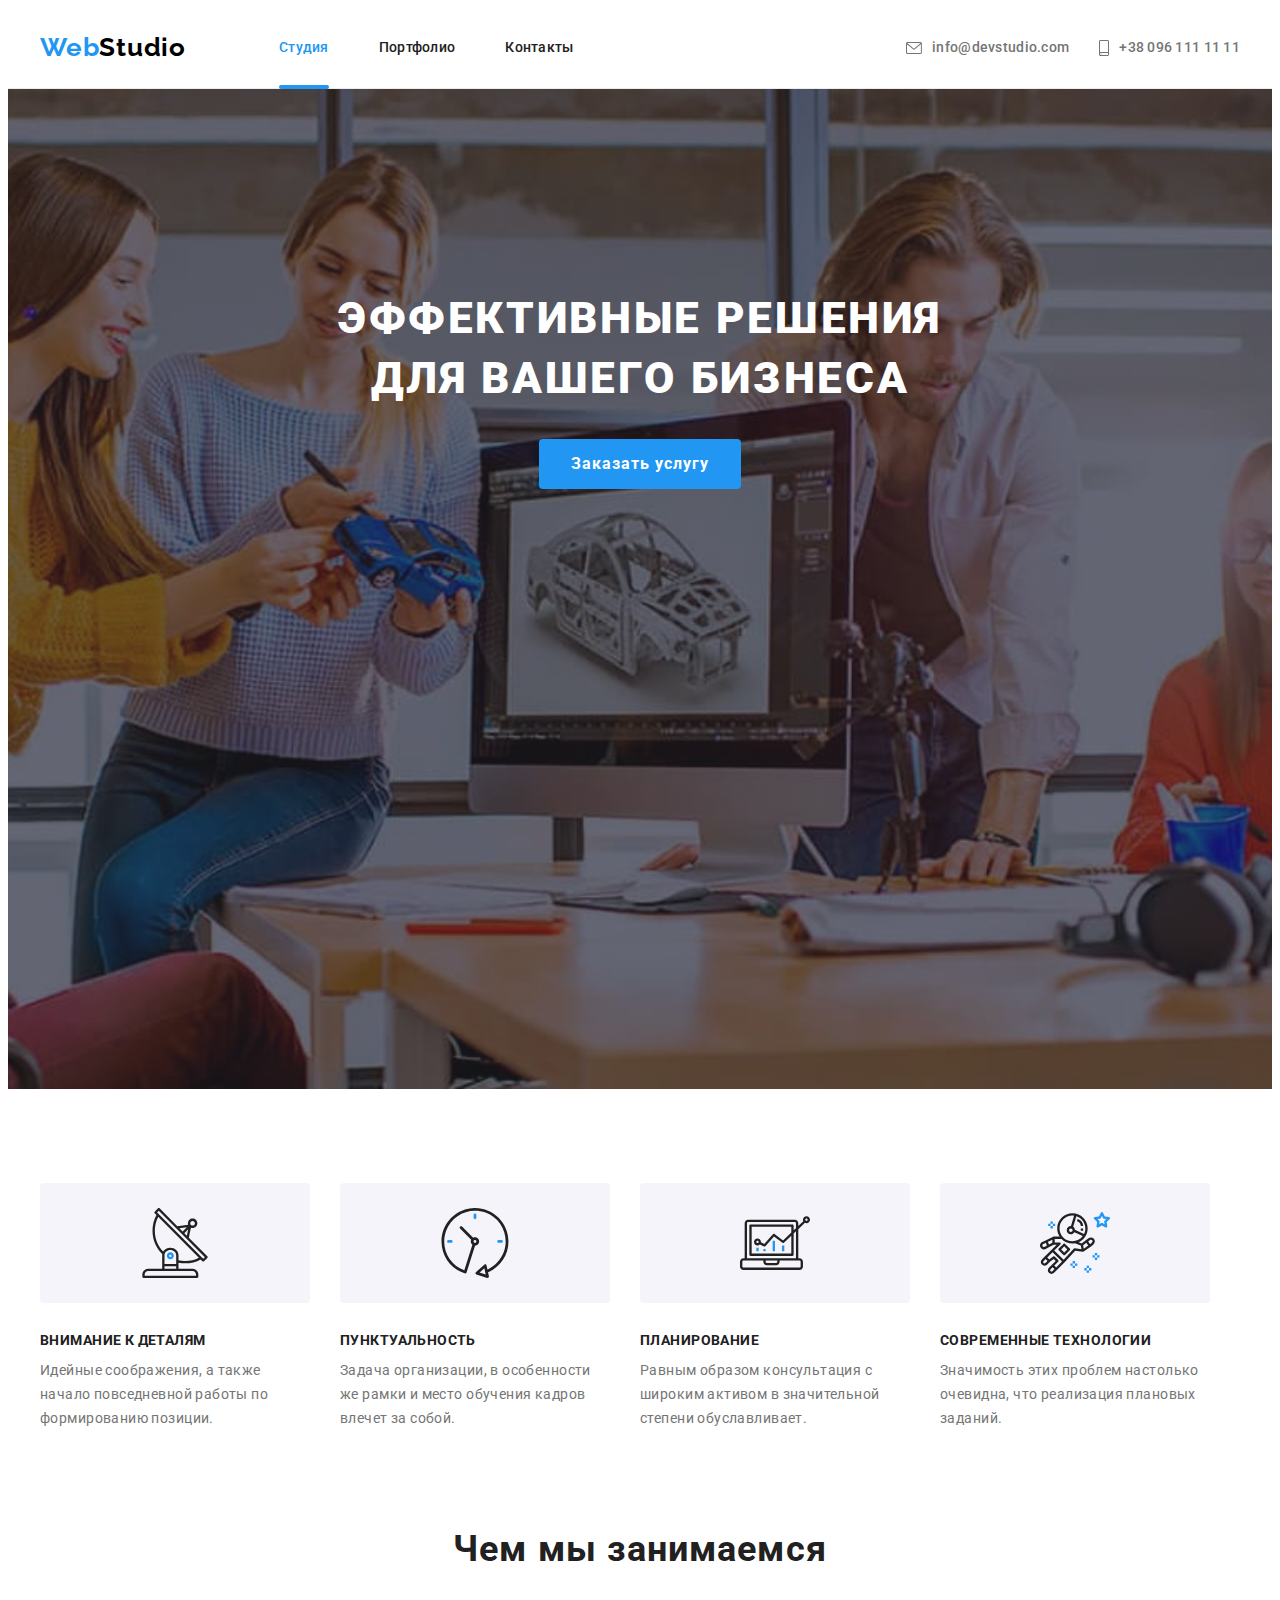
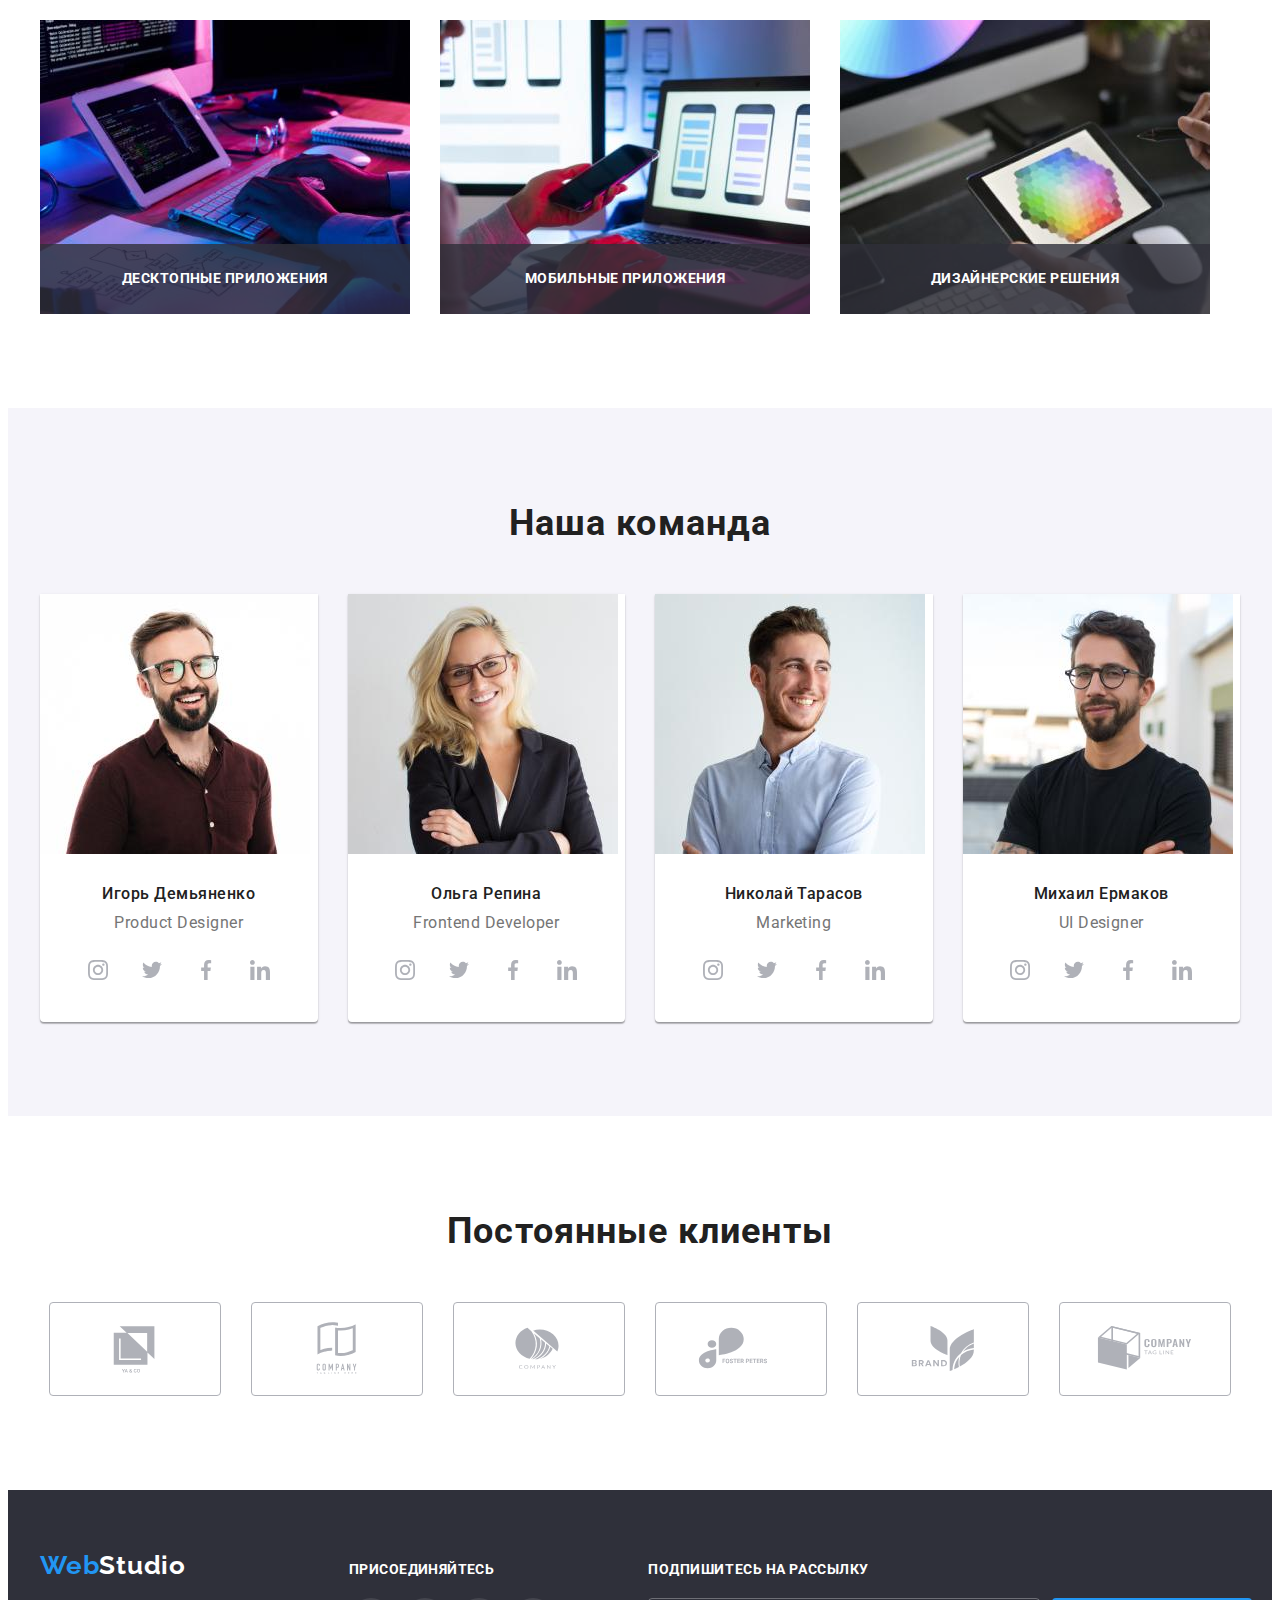
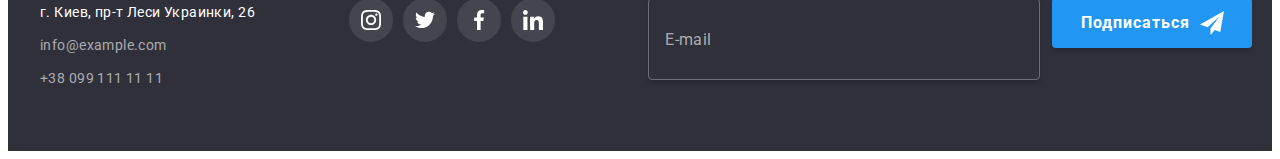
<file: index.html>
<!doctype html>
<html lang="ru">
<head>
    <meta charset="UTF-8">
    <meta http-equiv="X-UA-Compatible" content="IE=edge">
    <meta name="viewport" content="width=device-width, initial-scale=1.0">
    <title>Студия</title>
    <link rel="preconnect" href="https://fonts.googleapis.com">
    <link rel="preconnect" href="https://fonts.gstatic.com" crossorigin>
    <link href="https://fonts.googleapis.com/css2?family=Raleway:wght@700&family=Roboto:wght@400;500;700;900&display=swap"
        rel="stylesheet">
    <link rel="stylesheet" href="https://cdnjs.cloudflare.com/ajax/libs/modern-normalize/1.1.0/modern-normalize.min.css"
        integrity="sha512-wpPYUAdjBVSE4KJnH1VR1HeZfpl1ub8YT/NKx4PuQ5NmX2tKuGu6U/JRp5y+Y8XG2tV+wKQpNHVUX03MfMFn9Q=="
        crossorigin="anonymous" referrerpolicy="no-referrer" />
    <link rel="stylesheet" href="./css/main.min.css">
</head>
<body>
    <header class="header">
        <div class="container header__container">
            <nav class="header__navigation navigation">
                <a class="link navigation__logo logo" href="./">Web<span class="logo__text-change">Studio</span></a>
                <ul class="list navigation__list site-nav">
                    <li class="site-nav__item"><a class="link site-nav__link site-nav__link--current" href="">Студия</a></li>
                    <li class="site-nav__item"><a class="link site-nav__link" href="./portfolio.html">Портфолио</a></li>
                    <li class="site-nav__item"><a class="link site-nav__link" href="">Контакты</a></li> 
                </ul>
            </nav>
            <ul class="list header__contacts contacts-list">
                <li class="contacts-list__item">
                    <a class="link contacts-list__link" href="mailto:info@devstudio.com">
                        <svg class="contacts-list__icon" width="16" height="12">
                            <use href="./images/icons.svg#envelope"></use>
                        </svg>
                    info@devstudio.com</a></li>
                <li class="contacts-list__item">
                    <a class="link contacts-list__link" href="tel:+380961111111">
                        <svg class="contacts-list__icon" width="10" height="16">
                            <use href="./images/icons.svg#smartphone"></use>
                        </svg>
                    +38 096 111 11 11</a></li>       
            </ul>
        </div>
    </header>
    <main>
        <!-- Герой -->
        <section class="hero hero-overlay">
            <div class="hero__container ">
                <h1 class="hero__title">Эффективные решения для вашего бизнеса</h1>
                <button class="button hero__button" type="button" data-modal-open>Заказать услугу</button>
            </div>
        </section>
        <!-- Особенности -->
        <section class="features">
            <div class="container features__container">
                <h2 class="features__title  visually-hidden">Особенности</h2>
                <ul class="list features__main-list features-list">
                    <li class="features-list__item">
                        <div class="features-list__background">
                            <svg class="features-list__icon" width="70" height="70">
                                <use href="./images/icons.svg#antenna"></use>
                            </svg>
                        </div>
                        <h3 class="features-list__title">Внимание к деталям</h3>
                        <p class="features-list__text">Идейные соображения, а также начало повседневной работы по формированию позиции.</p>
                    </li>
                    <li class="features-list__item">
                        <div class="features-list__background">
                            <svg class="features-list__icon" width="70" height="70">
                                <use href="./images/icons.svg#clock"></use>
                            </svg>
                        </div>
                        <h3 class="features-list__title">Пунктуальность</h3>
                        <p class="features-list__text">Задача организации, в особенности же рамки и место обучения кадров влечет за собой.</p>
                    </li>
                    <li class="features-list__item">
                        <div class="features-list__background">
                            <svg class="features-list__icon" width="70" height="70">
                                <use href="./images/icons.svg#diagram"></use>
                            </svg>
                        </div>
                        <h3 class="features-list__title">Планирование</h3>
                        <p class="features-list__text">Равным образом консультация с широким активом в значительной степени обуславливает.</p>
                    </li>
                    <li class="features-list__item">
                        <div class="features-list__background">
                            <svg class="features-list__icon" width="70" height="70">
                                <use href="./images/icons.svg#astronaut"></use>
                            </svg>
                        </div>
                        <h3 class="features-list__title">Современные технологии</h3>
                        <p class="features-list__text">Значимость этих проблем настолько очевидна, что реализация плановых заданий.</p>
                    </li>
                </ul>
            </div>
        </section>
        <!-- Чем мы занимаемся -->
        <section class="activity">
            <div class="container activity__container">
                <h2 class="section-title activity__title">Чем мы занимаемся</h2>
                <ul class="list activity__main-list activity-list">
                    <li class="activity-list__item">
                        <div class="activity-list__card">
                            <img 
                                src="./images/activity-img-1.jpg" 
                                alt="человек пишет код"
                                width="370"
                                height="294" 
                            />
                            <div class="activity-list__background-text">
                                <p class="activity-list__text">Десктопные приложения</p>
                            </div>
                        </div>
                        
                    </li>
                    <li class="activity-list__item">
                        <div class="activity-list__card">
                            <img 
                                src="./images/activity-img-2.jpg" 
                                alt="человек делает дизайн мобильного приложения" 
                                width="370" 
                                height="294" 
                            />
                            <div class="activity-list__background-text">
                                <p class="activity-list__text">Мобильные приложения</p>
                            </div>
                        </div>
                    <li class="activity-list__item">
                        <div class="activity-list__card">
                            <img 
                                src="./images/activity-img-3.jpg" 
                                alt="человек выбирает цвет на планшете" 
                                width="370" 
                                height="294" 
                            />
                            <div class="activity-list__background-text">
                                <p class="activity-list__text">Дизайнерские решения</p>
                            </div>
                        </div>
                    </li>
                </ul>
            </div>
        </section>
        <!-- Наша команда -->
        <section class="team">
            <div class="container team__container">
                <h2 class="section-title team__title">Наша команда</h2>
                <ul class="list team__main-list team-list">
                    <li class="team-list__item">
                        <img src="./images/team-img-1.jpg" alt="фото Игорь Демьяненко" width="270" height="260"> 
                        <div class="team-list__item-bottom">
                            <h3 class="team-list__title">Игорь Демьяненко</h3>
                            <p class="team-list__text" lang="en">Product Designer</p>
                            <ul class="list team-list__social-list social-list">
                                <li class="social-list__item">
                                    <a class="social-list__link" href="">
                                        <svg class="social-list__icon" width="20" height="20">
                                            <use href="./images/icons.svg#instagram"></use>
                                        </svg>
                                    </a>
                                </li>
                                <li class="social-list__item">
                                    <a class="social-list__link" href="">
                                        <svg class="social-list__icon" width="20" height="20">
                                            <use href="./images/icons.svg#twitter"></use>
                                        </svg>
                                    </a>
                                </li>
                                <li class="social-list__item">
                                    <a class="social-list__link" href="">
                                        <svg class="social-list__icon" width="20" height="20">
                                            <use href="./images/icons.svg#facebook"></use>
                                        </svg>
                                    </a>
                                </li>
                                <li class="social-list__item">
                                    <a class="social-list__link" href="">
                                        <svg class="social-list__icon" width="20" height="20">
                                            <use href="./images/icons.svg#linkedin"></use>
                                        </svg>
                                    </a>
                                </li>
                            </ul>
                        </div>
                    </li>
                    <li class="team-list__item">
                        <img src="./images/team-img-2.jpg" alt="фото Ольга Репина" width="270" height="260">
                        <div class="team-list__item-bottom">
                            <h3 class="team-list__title">Ольга Репина</h3>
                            <p class="team-list__text" lang="en">Frontend Developer</p>
                            <ul class="list team-list__social-list social-list">
                                <li class="social-list__item">
                                    <a class="social-list__link" href="">
                                        <svg class="social-list__icon" width="20" height="20">
                                            <use href="./images/icons.svg#instagram"></use>
                                        </svg>
                                    </a>
                                </li>
                                <li class="social-list__item">
                                    <a class="social-list__link" href="">
                                        <svg class="social-list__icon" width="20" height="20">
                                            <use href="./images/icons.svg#twitter"></use>
                                        </svg>
                                    </a>
                                </li>
                                <li class="social-list__item">
                                    <a class="social-list__link" href="">
                                        <svg class="social-list__icon" width="20" height="20">
                                            <use href="./images/icons.svg#facebook"></use>
                                        </svg>
                                    </a>
                                </li>
                                <li class="social-list__item">
                                    <a class="social-list__link" href="">
                                        <svg class="social-list__icon" width="20" height="20">
                                            <use href="./images/icons.svg#linkedin"></use>
                                        </svg>
                                    </a>
                                </li>
                            </ul>
                        </div>                        
                    </li>
                    <li class="team-list__item">
                        <img src="./images/team-img-3.jpg" alt="фото Николай Тарасов" width="270" height="260">
                        <div class="team-list__item-bottom">
                            <h3 class="team-list__title">Николай Тарасов</h3>
                            <p class="team-list__text" lang="en">Marketing</p>
                            <ul class="list team-list__social-list social-list">
                                <li class="social-list__item">
                                    <a class="social-list__link" href="">
                                        <svg class="social-list__icon" width="20" height="20">
                                            <use href="./images/icons.svg#instagram"></use>
                                        </svg>
                                    </a>
                                </li>
                                <li class="social-list__item">
                                    <a class="social-list__link" href="">
                                        <svg class="social-list__icon" width="20" height="20">
                                            <use href="./images/icons.svg#twitter"></use>
                                        </svg>
                                    </a>
                                </li>
                                <li class="social-list__item">
                                    <a class="social-list__link" href="">
                                        <svg class="social-list__icon" width="20" height="20">
                                            <use href="./images/icons.svg#facebook"></use>
                                        </svg>
                                    </a>
                                </li>
                                <li class="social-list__item">
                                    <a class="social-list__link" href="">
                                        <svg class="social-list__icon" width="20" height="20">
                                            <use href="./images/icons.svg#linkedin"></use>
                                        </svg>
                                    </a>
                                </li>
                            </ul>
                        </div>
                    </li>
                    <li class="team-list__item">
                        <img src="./images/team-img-4.jpg" alt="фото Михаил Ермаков" width="270" height="260">
                        <div class="team-list__item-bottom">
                            <h3 class="team-list__title">Михаил Ермаков</h3>
                            <p class="team-list__text" lang="en">UI Designer</p>
                            <ul class="list team-list__social-list social-list">
                                <li class="social-list__item">
                                    <a class="social-list__link" href="">
                                        <svg class="social-list__icon" width="20" height="20">
                                            <use href="./images/icons.svg#instagram"></use>
                                        </svg>
                                    </a>
                                </li>
                                <li class="social-list__item">
                                    <a class="social-list__link" href="">
                                        <svg class="social-list__icon" width="20" height="20">
                                            <use href="./images/icons.svg#twitter"></use>
                                        </svg>
                                    </a>
                                </li>
                                <li class="social-list__item">
                                    <a class="social-list__link" href="">
                                        <svg class="social-list__icon" width="20" height="20">
                                            <use href="./images/icons.svg#facebook"></use>
                                        </svg>
                                    </a>
                                </li>
                                <li class="social-list__item">
                                    <a class="social-list__link" href="">
                                        <svg class="social-list__icon" width="20" height="20">
                                            <use href="./images/icons.svg#linkedin"></use>
                                        </svg>
                                    </a>
                                </li>
                            </ul>
                        </div>
                    </li>
                </ul>
            </div>
        </section>
        <!-- Постоянные клиенты -->
        <section class="clients">
            <div class="container clients__container">
                <h2 class="section-title clients__title">Постоянные клиенты</h2>
                <ul class="list clients__main-list clients-list">
                    <li class="clients-list__item">
                        <a class="clients-list__link" href="">
                            <svg class="clients-list__icon" width="106" height="60">
                                <use href="./images/icons.svg#Logo-1"></use>
                            </svg>
                        </a>
                    </li>
                    <li class="clients-list__item">
                        <a class="clients-list__link" href="">
                            <svg class="clients-list__icon" width="106" height="60">
                                <use href="./images/icons.svg#Logo-2"></use>
                            </svg>
                        </a>
                    </li>
                    <li class="clients-list__item">
                        <a class="clients-list__link" href="">
                            <svg class="clients-list__icon" width="106" height="60">
                                <use href="./images/icons.svg#Logo-3"></use>
                            </svg>
                        </a>
                    </li>
                    <li class="clients-list__item">
                        <a class="clients-list__link" href="">
                            <svg class="clients-list__icon" width="106" height="60">
                                <use href="./images/icons.svg#Logo-4"></use>
                            </svg>
                        </a>
                    </li>
                    <li class="clients-list__item">
                        <a class="clients-list__link" href="">
                            <svg class="clients-list__icon" width="106" height="60">
                                <use href="./images/icons.svg#Logo-5"></use>
                            </svg>
                        </a>
                    </li>
                    <li class="clients-list__item">
                        <a class="clients-list__link" href="">
                            <svg class="clients-list__icon" width="106" height="60">
                                <use href="./images/icons.svg#Logo-6"></use>
                            </svg>
                        </a>
                    </li>
                </ul>
            </div>
        </section>
    </main>
    <!-- Футер -->
    <footer class="footer">
        <div class="container footer__container">
            <div class="footer__adress adress">
                <a class="link adress__logo logo" href="./">Web<span class="logo__text-change logo__text-change--color-white">Studio</span></a>
                <address>
                    <ul class="list adress__contacts-list adress-list">
                        <li class="adress-list__item"><a class="link adress-list__link adress-list__link--color-white"  href="https://goo.gl/maps/1StMXvGL2Qj9idB2A" target="_blank" rel="noopener noreferrer">г. Киев, пр-т Леси Украинки, 26</a></li>
                        <li class="adress-list__item"><a class="link adress-list__link" href="mailto:info@example.com">info@example.com</a></li>
                        <li class="adress-list__item"><a class="link adress-list__link" href="tel:+380991111111">+38 099 111 11 11</a></li>
                    </ul>
                </address>
            </div>
            <div class="footer__social">
                <h3 class="footer__title">Присоединяйтесь</h3>
                <ul class="list footer__social-list social-list">
                    <li class="social-list__item">
                        <a class="social-list__link social-list__link--background-color-dark" href="">
                            <svg class="social-list__icon social-list__icon--fill-white" width="20" height="20">
                                <use href="./images/icons.svg#instagram"></use>
                            </svg>
                        </a>
                    </li>
                    <li class="social-list__item">
                        <a class="social-list__link social-list__link--background-color-dark" href="">
                            <svg class="social-list__icon social-list__icon--fill-white" width="20" height="20">
                                <use href="./images/icons.svg#twitter"></use>
                            </svg>
                        </a>
                    </li>
                    <li class="social-list__item">
                        <a class="social-list__link social-list__link--background-color-dark" href="">
                            <svg class="social-list__icon social-list__icon--fill-white" width="20" height="20">
                                <use href="./images/icons.svg#facebook"></use>
                            </svg>
                        </a>
                    </li>
                    <li class="social-list__item">
                        <a class="social-list__link social-list__link--background-color-dark" href="">
                            <svg class="social-list__icon social-list__icon--fill-white" width="20" height="20">
                                <use href="./images/icons.svg#linkedin"></use>
                            </svg>
                        </a>
                    </li>
                </ul>
            </div>
            <div class="footer__subscription">
                <h3 class="footer__title footer__title--letter-spacing">Подпишитесь на рассылку</h3>
                <form action="#" class="footer__form subscription">
                    <div class="subscription__box">
                        <div class="subscription__field field">
                            <input class="field__input" 
                                type="email" 
                                name="user-email"
                                placeholder="E-mail"
                                required>
                        </div>
                        <div class="subscription__button button">
                            <button class="button__submit" type="submit">Подписаться 
                                <svg class="button__icon" width="24" height="24">
                                    <use href="./images/icons.svg#telegram"></use>
                                </svg>
                            </button>
                        </div>
                    </div>
                </form>
                
            </div>
        </div>
    </footer>
    <!-- Модалка -->
    <div class="backdrop is-hidden" data-modal>
        <div class="backdrop__modal modal">
            <button class="modal__button-close button-close" type="button" data-modal-close>
                <svg class="button-close__icon" width="18" height="18">
                    <use href="./images/icons.svg#close"></use>
                </svg>
            </button>
            <p class="modal__title">Оставьте свои данные, мы вам перезвоним</p>
            <form action="#" class="modal__form">
                <div class="modal__form-input form-input">
                    <div class="form-input__cell">
                        <label class="form-input__text" for="user-name">Имя</label>
                        <div class="form-input__wrap field">
                            <input class="field__input-modal" 
                                type="text" 
                                id="user-name"
                                name="user-name" 
                                required 
                                minlength="2">
                            <svg class="field__icon" width="18" height="18">
                                <use href="./images/icons.svg#person"></use>
                            </svg>
                        </div>
                    </div>
                    <div class="form-input__cell">                
                        <label class="form-input__text" for="user-tel">Телефон</label>
                        <div class="form-input__wrap field">
                            <input class="field__input-modal" 
                                type="tel" 
                                id="user-tel"
                                name="user-tel" 
                                required>
                            <svg class="field__icon" width="18" height="18">
                                <use href="./images/icons.svg#phone"></use>
                            </svg>
                        </div>
                    </div>
                    <div class="form-input__cell">
                        <label class="form-input__text" for="user-email">Почта</label>
                        <div class="form-input__wrap field">
                            <input class="field__input-modal" 
                                type="email" 
                                id="user-email"
                                name="user-email">
                            <svg class="field__icon" width="18" height="18">
                                <use href="./images/icons.svg#email"></use>
                            </svg>
                        </div>
                    </div>
                    <div class="form-input__cell form-comments">
                        <label class="form-comments__text" for="user-comments">Комментарий</label>
                        <textarea class="form-comments__text-area" 
                            name="user-comments" 
                            id="user-comments" 
                            placeholder="Введите текст"
                        ></textarea>
                    </div>
                </div>
                <div class="modal__form-lisense form-lisense">
                    <input class="form-lisense__input visually-hidden" 
                        type="checkbox" 
                        id="user-license-agreement" 
                        name="user-license-agreement">
                    <label class="form-lisense__text"
                        for="user-license-agreement">
                        <span class="form-lisense__agreement-item">
                            <svg class="form-lisense__check-mark-icon" width="11" height="8">
                                <use href="./images/icons.svg#check-mark"></use>
                            </svg>
                        </span>
                        Соглашаюсь с рассылкой и принимаю&nbsp;
                        <span>
                            <a class="form-lisense__agreement-link" href="">Условия договора</a>
                        </span> 
                    </label>
                </div>
                <button class="modal__button-submit button" type="submit">Отправить</button>
            </form>
        </div>
    </div>
    <script src="./js/modal.js"></script>
</body>
</html>
</file>
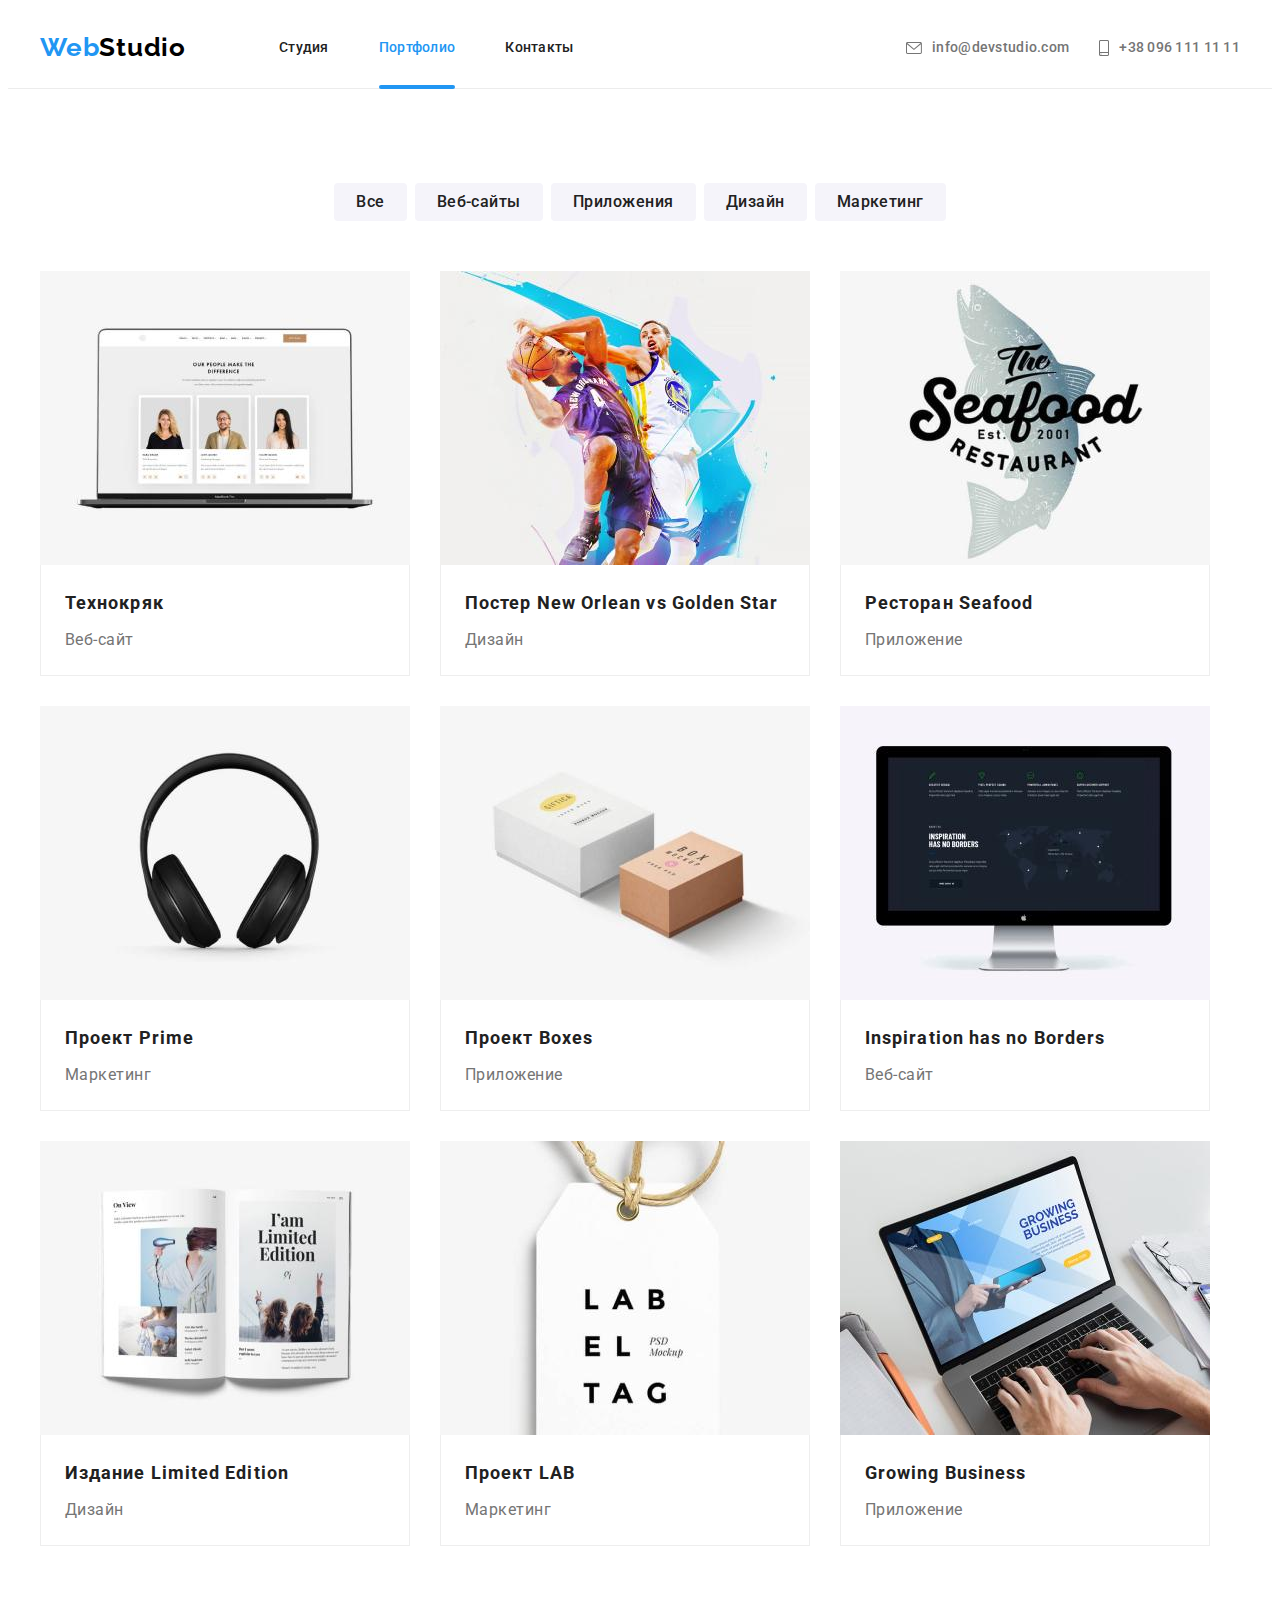
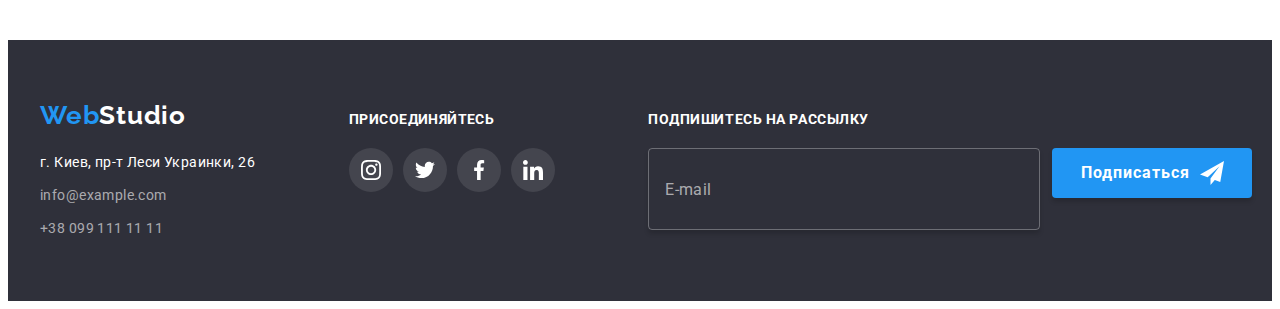
<file: portfolio.html>
<!doctype html>
<html lang="ru">

<head>
    <meta charset="UTF-8">
    <meta http-equiv="X-UA-Compatible" content="IE=edge">
    <meta name="viewport" content="width=device-width, initial-scale=1.0">
    <title>Портфолио</title>
    <link rel="preconnect" href="https://fonts.googleapis.com">
    <link rel="preconnect" href="https://fonts.gstatic.com" crossorigin>
    <link
        href="https://fonts.googleapis.com/css2?family=Raleway:wght@700&family=Roboto:wght@400;500;700;900&display=swap"
        rel="stylesheet">
    <link rel="stylesheet" href="https://cdnjs.cloudflare.com/ajax/libs/modern-normalize/1.1.0/modern-normalize.min.css"
        integrity="sha512-wpPYUAdjBVSE4KJnH1VR1HeZfpl1ub8YT/NKx4PuQ5NmX2tKuGu6U/JRp5y+Y8XG2tV+wKQpNHVUX03MfMFn9Q=="
        crossorigin="anonymous" referrerpolicy="no-referrer" />
    <link rel="stylesheet" href="./css/main.min.css">
</head>

<body>
    <header class="header">
        <div class="container header__container">
            <nav class="header__navigation navigation">
                <a class="link navigation__logo logo" href="./">Web<span class="logo__text-change">Studio</span></a>
                <ul class="list navigation__list site-nav">
                    <li class="site-nav__item"><a class="link site-nav__link" href="./index.html">Студия</a>
                    </li>
                    <li class="site-nav__item"><a class="link site-nav__link site-nav__link--current" href="">Портфолио</a></li>
                    <li class="site-nav__item"><a class="link site-nav__link" href="">Контакты</a></li>
                </ul>
            </nav>
            <ul class="list header__contacts contacts-list">
                <li class="contacts-list__item">
                    <a class="link contacts-list__link" href="mailto:info@devstudio.com">
                        <svg class="contacts-list__icon" width="16" height="12">
                            <use href="./images/icons.svg#envelope"></use>
                        </svg>
                        info@devstudio.com</a>
                </li>
                <li class="contacts-list__item">
                    <a class="link contacts-list__link" href="tel:+380961111111">
                        <svg class="contacts-list__icon" width="10" height="16">
                            <use href="./images/icons.svg#smartphone"></use>
                        </svg>
                        +38 096 111 11 11</a>
                </li>
            </ul>
        </div>
    </header>
    <main>
        <!-- Наши работы -->
        <section class="works">
            <div class="container works__container">
                <h1 class="works__title visually-hidden" >Наши работы</h1>
                <ul class="list works__list list-btn-works">
                    <li class="list-btn-works__item"><button class="list-btn-works__button" type="button">Все</button></li>
                    <li class="list-btn-works__item"><button class="list-btn-works__button" type="button">Веб-сайты</button></li>
                    <li class="list-btn-works__item"><button class="list-btn-works__button" type="button">Приложения</button></li>
                    <li class="list-btn-works__item"><button class="list-btn-works__button" type="button">Дизайн</button></li>
                    <li class="list-btn-works__item"><button class="list-btn-works__button" type="button">Маркетинг</button></li>
                </ul>
                <ul class="list works__cards-list cards-list">
                    <li class="cards-list__item">
                        <a class="link cards-list__link" href="">
                            <div class="cards-list__box">
                                <img src="./images/works-img-1.jpg" alt="открытый ноутбук" width="370" height="294">
                                <p class="cards-list__top-text">Технокряк это современная площадка распространения коронавируса. Компании используют эту платформу для цифрового шпионажа и атак на защищённые сервера конкурентов.</p>
                            </div>
                            <div class="cards-list__box-text">
                                <h2 class="cards-list__title">Технокряк</h2>
                                <p class="cards-list__text">Веб-сайт</p>
                            </div>
                        </a>
                    </li>
                    <li class="cards-list__item">
                        <a class="link cards-list__link" href="">
                            <div class="cards-list__box">
                                <img src="./images/works-img-2.jpg" alt="два человека играют в баскетбол" width="370" height="294">
                                <p class="cards-list__top-text">Технокряк это современная площадка распространения коронавируса. Компании используют эту платформу для цифрового шпионажа и атак на защищённые сервера конкурентов.</p>
                            </div>
                            <div class="cards-list__box-text">
                                <h2 class="cards-list__title">Постер New Orlean vs Golden Star</h2>
                                <p class="cards-list__text">Дизайн</p>
                            </div>
                        </a>
                    </li>
                    <li class="cards-list__item">
                        <a class="link cards-list__link" href="">
                            <div class="cards-list__box">
                                <img src="./images/works-img-3.jpg" alt="логотип ресторана на фоне рыбы" width="370" height="294">
                                <p class="cards-list__top-text">Технокряк это современная площадка распространения коронавируса. Компании используют эту платформу для цифрового шпионажа и атак на защищённые сервера конкурентов.</p>
                            </div>
                            <div class="cards-list__box-text">
                                <h2 class="cards-list__title">Ресторан Seafood</h2>
                                <p class="cards-list__text">Приложение</p>
                            </div>
                        </a>
                    </li>
                    <li class="cards-list__item">
                        <a class="link cards-list__link" href="">
                            <div class="cards-list__box">
                                <img src="./images/works-img-4.jpg" alt="наушники" width="370" height="294">
                                <p class="cards-list__top-text">Технокряк это современная площадка распространения коронавируса. Компании используют эту платформу для цифрового шпионажа и атак на защищённые сервера конкурентов.</p>
                            </div>
                            <div class="cards-list__box-text">
                                <h2 class="cards-list__title">Проект Prime</h2>
                                <p class="cards-list__text">Маркетинг</p>
                            </div>
                        </a>
                    </li>
                    <li class="cards-list__item">
                        <a class="link cards-list__link" href="">
                            <div class="cards-list__box">
                                <img src="./images/works-img-5.jpg" alt="две коробки" width="370" height="294">
                                <p class="cards-list__top-text">Технокряк это современная площадка распространения коронавируса. Компании используют эту платформу для цифрового шпионажа и атак на защищённые сервера конкурентов.</p>
                            </div>
                            <div class="cards-list__box-text">
                                <h2 class="cards-list__title">Проект Boxes</h2>
                                <p class="cards-list__text">Приложение</p>
                            </div>
                        </a>
                    </li>
                    <li class="cards-list__item">
                        <a class="link cards-list__link" href="">
                            <div class="cards-list__box">
                                <img src="./images/works-img-6.jpg" alt="монитор" width="370" height="294">
                                <p class="cards-list__top-text">Технокряк это современная площадка распространения коронавируса. Компании используют эту платформу для цифрового шпионажа и атак на защищённые сервера конкурентов.</p>
                            </div>
                            <div class="cards-list__box-text">
                                <h2 class="cards-list__title" lang="en">Inspiration has no Borders</h2>
                                <p class="cards-list__text">Веб-сайт</p>
                            </div>
                        </a>
                    </li>
                    <li class="cards-list__item">
                        <a class="link cards-list__link" href="">
                            <div class="cards-list__box">
                                <img src="./images/works-img-7.jpg" alt="открытые страницы журнала" width="370" height="294">
                                <p class="cards-list__top-text">Технокряк это современная площадка распространения коронавируса. Компании используют эту платформу для цифрового шпионажа и атак на защищённые сервера конкурентов.</p>
                            </div>
                            <div class="cards-list__box-text">
                                <h2 class="cards-list__title">Издание Limited Edition</h2>
                                <p class="cards-list__text">Дизайн</p>
                            </div>
                        </a>
                    </li>
                    <li class="cards-list__item">
                        <a class="link cards-list__link" href="">
                            <div class="cards-list__box">
                                <img src="./images/works-img-8.jpg" alt="бирка" width="370" height="294">
                                <p class="cards-list__top-text">Технокряк это современная площадка распространения коронавируса. Компании используют эту платформу для цифрового шпионажа и атак на защищённые сервера конкурентов.</p>
                            </div>
                            <div class="cards-list__box-text">
                                <h2 class="cards-list__title">Проект LAB</h2>
                                <p class="cards-list__text">Маркетинг</p>
                            </div>
                        </a>
                    </li>
                    <li class="cards-list__item">
                        <a class="link cards-list__link" href="">
                            <div class="cards-list__box">
                                <img src="./images/works-img-9.jpg" alt="руки на клавиатуре ноутбука" width="370" height="294">
                                <p class="cards-list__top-text">Технокряк это современная площадка распространения коронавируса. Компании используют эту платформу для цифрового шпионажа и атак на защищённые сервера конкурентов.</p>
                            </div>
                            <div class="cards-list__box-text">
                                <h2 class="cards-list__title" lang="en">Growing Business</h2>
                                <p class="cards-list__text">Приложение</p>
                            </div>
                        </a>
                    </li>
                </ul>
            </div>
        </section>
    </main>
    <!-- Футер -->
    <footer class="footer">
        <div class="container footer__container">
            <div class="footer__adress adress">
                <a class="link adress__logo logo" href="./">Web<span
                        class="logo__text-change logo__text-change--color-white">Studio</span></a>
                <address>
                    <ul class="list adress__contacts-list adress-list">
                        <li class="adress-list__item"><a class="link adress-list__link adress-list__link--color-white"
                                href="https://goo.gl/maps/1StMXvGL2Qj9idB2A" target="_blank" rel="noopener noreferrer">г.
                                Киев, пр-т Леси Украинки, 26</a></li>
                        <li class="adress-list__item"><a class="link adress-list__link"
                                href="mailto:info@example.com">info@example.com</a></li>
                        <li class="adress-list__item"><a class="link adress-list__link" href="tel:+380991111111">+38 099 111
                                11 11</a></li>
                    </ul>
                </address>
            </div>
            <div class="footer__social">
                <h3 class="footer__title">Присоединяйтесь</h3>
                <ul class="list footer__social-list social-list">
                    <li class="social-list__item">
                        <a class="social-list__link social-list__link--background-color-dark" href="">
                            <svg class="social-list__icon social-list__icon--fill-white" width="20" height="20">
                                <use href="./images/icons.svg#instagram"></use>
                            </svg>
                        </a>
                    </li>
                    <li class="social-list__item">
                        <a class="social-list__link social-list__link--background-color-dark" href="">
                            <svg class="social-list__icon social-list__icon--fill-white" width="20" height="20">
                                <use href="./images/icons.svg#twitter"></use>
                            </svg>
                        </a>
                    </li>
                    <li class="social-list__item">
                        <a class="social-list__link social-list__link--background-color-dark" href="">
                            <svg class="social-list__icon social-list__icon--fill-white" width="20" height="20">
                                <use href="./images/icons.svg#facebook"></use>
                            </svg>
                        </a>
                    </li>
                    <li class="social-list__item">
                        <a class="social-list__link social-list__link--background-color-dark" href="">
                            <svg class="social-list__icon social-list__icon--fill-white" width="20" height="20">
                                <use href="./images/icons.svg#linkedin"></use>
                            </svg>
                        </a>
                    </li>
                </ul>
            </div>
            <div class="footer__subscription">
                <h3 class="footer__title footer__title--letter-spacing">Подпишитесь на рассылку</h3>
                <form action="#" class="footer__form subscription">
                    <div class="subscription__box">
                        <div class="subscription__field field">
                            <input class="field__input" type="email" name="user-email" placeholder="E-mail" required>
                        </div>
                        <div class="subscription__button button">
                            <button class="button__submit" type="submit">Подписаться
                                <svg class="button__icon" width="24" height="24">
                                    <use href="./images/icons.svg#telegram"></use>
                                </svg>
                            </button>
                        </div>
                    </div>
                </form>
    
            </div>
        </div>
    </footer>
</body>

</html>
</file>
<file: css/main.min.css>
:root{--background-color: #ffffff;--second-background-color: #2f303a;--third-backgroud-color: #f5f4fa;--logo-text-color: #2196f3;--logo-text-color-first: #000000;--logo-text-color-second: #ffffff;--main-title-color: #ffffff;--second-title-color: #212121;--main-text-color: #757575;--second-text-color: rgba(255, 255, 255, 0.6);--third-text-color: #ffffff;--accent-color: #2196f3;--background-btn-color: #2196f3;--text-btn-color: #ffffff;--header-text-color: #212121;--portfolio-btn-text-color: #212121;--portfolio-btn-background-color: #f5f4fa;--portfolio-btn-accent-text-color: #ffffff;--portfolio-btn-accent-background-color: #2196f3;--header-border-color: #ececec;--portfolio-border-color: #eeeeee;--footer-text-color: #ffffff}.visually-hidden{position:absolute;white-space:nowrap;width:1px;height:1px;overflow:hidden;border:0;padding:0;clip:rect(0 0 0 0);clip-path:inset(50%);margin:-1px}.is-hidden{visibility:hidden;opacity:0;pointer-events:none}p,h1,h2,h3,h4,h5,h6{margin:0}ul{margin:0;padding:0}img{display:block}body{background-color:var(--background-color);font-family:'Roboto', sans-serif;color:var(--main-text-color)}.list{list-style:none}.link{text-decoration:none}.container{width:1200px;padding-left:15px;padding-right:15px;margin:0 auto}.section-title{font-weight:700;font-size:36px;line-height:1.17;text-align:center;letter-spacing:0.03em;color:var(--second-title-color)}.logo{font-family:Raleway;font-weight:700;font-size:26px;line-height:1.19;letter-spacing:0.03em;color:var(--logo-text-color);display:block;margin-right:93px}.logo__text-change{color:var(--logo-text-color-first)}.logo__text-change--color-white{color:var(--logo-text-color-second)}.hero__button{font-family:inherit;font-weight:700;font-size:16px;line-height:1.88;text-align:center;letter-spacing:0.06em;color:var(--text-btn-color);background-color:var(--background-btn-color);min-width:200px;border-radius:4px;border:0;padding:10px 32px;margin:0}.hero__button:hover,.hero__button:focus{cursor:pointer}.button__submit{font-family:inherit;font-weight:700;font-size:16px;line-height:1.88;align-items:center;text-align:center;letter-spacing:0.06em;color:var(--text-btn-color);background-color:var(--background-btn-color);box-shadow:0px 4px 4px rgba(0,0,0,0.15);border-radius:4px;min-width:200px;border:0;padding:10px 28px 10px 29px}.button__submit:hover,.button__submit:focus{cursor:pointer}.modal__button-submit{display:block;margin:0 auto;font-family:inherit;font-weight:700;font-size:16px;line-height:1.88;align-items:center;text-align:center;letter-spacing:0.06em;color:var(--text-btn-color);background-color:var(--background-btn-color);box-shadow:0px 4px 4px rgba(0,0,0,0.15);min-width:200px;border-radius:4px;border:0;padding:10px 55px}.modal__button-submit:hover,.modal__button-submit:focus{cursor:pointer}.list-btn-works__button{font-family:inherit;font-weight:500;font-size:16px;line-height:1.63;text-align:center;letter-spacing:0.03em;color:var(--portfolio-btn-text-color);background-color:var(--portfolio-btn-background-color);transition:color 250ms cubic-bezier(0.4, 0, 0.2, 1),backgound-color 250ms cubic-bezier(0.4, 0, 0.2, 1),box-shadow 250ms cubic-bezier(0.4, 0, 0.2, 1);max-width:145px;border-radius:4px;border:0;padding:6px 22px}.list-btn-works__button:hover,.list-btn-works__button:focus{color:var(--portfolio-btn-accent-text-color);background-color:var(--portfolio-btn-accent-background-color);box-shadow:0 4px 4px 0 rgba(0,0,0,0.25);cursor:pointer}.backdrop{width:100vw;height:100vh;background-color:rgba(0,0,0,0.2);position:fixed;top:0;transition:opacity 1000ms cubic-bezier(0.4, 0, 0.2, 1),visibility 1000ms cubic-bezier(0.4, 0, 0.2, 1)}.backdrop.is-hidden .backdrop__modal{transform:scale(2) rotate(270deg) translateX(800px);transition:transform 1000ms cubic-bezier(0.4, 0, 0.2, 1)}.modal{width:528px;min-height:581px;background-color:var(--background-color);border-radius:4px;box-shadow:0 1px 3px rgba(0,0,0,0.12),0 1px 1px rgba(0,0,0,0.14),0 2px 1px rgba(0,0,0,0.2);position:absolute;top:50%;left:50%;padding:40px;transform:scale(1) rotate(0);transform:translate(-50%, -50%);transition:transform 1000ms cubic-bezier(0.4, 0, 0.2, 1)}.modal__button-close{width:30px;height:30px;background-color:transparent;border:1px solid rgba(0,0,0,0.1);border-radius:50%;position:absolute;top:8px;right:8px;display:flex;align-items:center;justify-content:center}.button-close__icon{transition:fill 250ms cubic-bezier(0.4, 0, 0.2, 1)}.button-close__icon:hover,.button-close__icon:focus{fill:var(--accent-color);cursor:pointer}.modal__title{font-weight:700;font-size:20px;line-height:1.15;text-align:center;letter-spacing:0.03em;color:var(--second-title-color);margin-bottom:12px}.modal__form-input{height:auto}.form-input__cell:not(:last-child){margin-bottom:10px}.modal__form-lisense{margin-top:20px;margin-bottom:30px}.form-input__wrap{position:relative}.field__icon{position:absolute;left:12px;top:50%;transform:translateY(-50%);transition:fill 250ms cubic-bezier(0.4, 0, 0.2, 1)}.field__input-modal{font-family:inherit;font-weight:400;font-size:12px;line-height:1.17;letter-spacing:0.01em;width:100%;height:40px;color:inherit;background:transparent;border:1px solid rgba(33,33,33,0.2);border-radius:4px;padding-left:42px;padding-right:15px;outline:none;transition:border-color 250ms cubic-bezier(0.4, 0, 0.2, 1)}.field__input-modal:focus{border-color:var(--accent-color)}.field__input-modal:focus+.modal-icon{fill:var(--accent-color)}.field__input-modal:-webkit-autofill{-webkit-background-clip:text !important;-webkit-text-fill-color:var(--main-text-color) !important;background-clip:text}.form-comments__text-area{font-family:inherit;font-weight:400;font-size:12px;line-height:1.17;letter-spacing:0.01em;color:inherit;width:100%;height:120px;border:1px solid rgba(33,33,33,0.2);border-radius:4px;outline:none;resize:none;padding:12px 16px;margin-bottom:-4px}.form-comments__text-area::placeholder{font-weight:400;font-size:12px;line-height:1.17;letter-spacing:0.01em;color:rgba(117,117,117,0.5)}.form-comments__text-area:focus{border-color:var(--accent-color)}.form-input__text{font-weight:400;font-size:12px;line-height:1.17;letter-spacing:0.01em;margin-bottom:4px;display:block}.form-comments__text{font-weight:400;font-size:12px;line-height:1.17;letter-spacing:0.01em;margin-bottom:4px;display:block}.form-lisense__input{display:flex}.form-lisense__agreement-item{width:16px;height:15px;border:2px solid #000000;border-radius:2px;margin-right:8px;display:flex;align-items:center;justify-content:center}.form-lisense__check-mark-icon{fill:#ffffff}.form-lisense__input:checked+.form-lisense__text .form-lisense__agreement-item{background-color:var(--accent-color);border:none}.form-lisense__text{font-weight:400;font-size:14px;line-height:1.17;letter-spacing:0.03em;display:flex}.form-lisense__agreement-link{color:var(--accent-color)}.header{border-bottom-width:1px;border-bottom-style:solid;border-bottom-color:var(--header-border-color)}.header__container{display:flex;align-items:center}.site-nav{display:flex}.site-nav__link{font-weight:500;font-size:14px;line-height:1.14;letter-spacing:0.02em;color:var(--header-text-color);padding-top:32px;padding-bottom:32px;display:flex;align-items:center;justify-content:center;position:relative;transition:color 250ms cubic-bezier(0.4, 0, 0.2, 1)}.site-nav__link:hover,.site-nav__link:focus{color:var(--accent-color)}.site-nav__link--current{color:var(--accent-color)}.site-nav__link--current::after{content:'';width:100%;height:4px;background-color:var(--accent-color);border-radius:2px;position:absolute;bottom:-1px}.navigation{display:flex;align-items:center}.navigation__logo{padding-top:24px;padding-bottom:25px}.header__contacts{margin-left:auto}.contacts-list{display:flex}.contacts-list__link{font-weight:500;font-size:14px;line-height:1.14;letter-spacing:0.02em;color:inherit;transition:color 250ms cubic-bezier(0.4, 0, 0.2, 1)}.contacts-list__link:hover,.contacts-list__link:focus{color:var(--accent-color)}.site-nav__item:not(:last-child){margin-right:50px}.contacts-list__item:not(:last-child){margin-right:30px}.contacts-list__link{padding-top:32px;padding-bottom:32px;display:flex;align-items:center;justify-content:center}.contacts-list__icon{fill:currentColor;margin-right:10px;transition:fill 250ms cubic-bezier(0.4, 0, 0.2, 1)}.contacts-list__icon:hover,.contacts-list__icon:focus{fill:currentColor}.hero{padding:200px 0px}.hero__title{font-weight:900;font-size:44px;line-height:1.36;text-align:center;letter-spacing:0.06em;text-transform:uppercase;color:var(--main-title-color);width:696px;margin-right:auto;margin-left:auto;margin-bottom:30px}.hero-overlay{max-width:1600px;height:600px;margin-left:auto;margin-right:auto;background-color:#c4c4c4;background-image:linear-gradient(rgba(47,48,58,0.4), rgba(47,48,58,0.4)),url(../images/Background-Img-hero.jpg);background-repeat:no-repeat;background-position:center;background-size:cover}.hero__container{justify-content:center;text-align:center}.features{padding:94px 0}.features-list{display:flex}.features-list__title{font-weight:700;font-size:14px;line-height:1.14;letter-spacing:0.03em;text-transform:uppercase;color:var(--second-title-color);text-align:left;margin-bottom:10px}.features-list__text{font-weight:400;font-size:14px;line-height:1.71;letter-spacing:0.03em;text-align:left}.features-list__item{width:270px}.features-list__item:not(:last-child){margin-right:30px;min-height:251px}.features-list__background{display:flex;height:120px;background-color:var(--third-backgroud-color);border-radius:4px;align-items:center;justify-content:center;margin-bottom:30px}.activity{padding-bottom:94px}.activity__title{margin-bottom:50px}.activity-list{display:flex;flex-wrap:wrap}.activity-list__card{position:relative}.activity-list__item{width:370px;margin-right:30px}.activity-list__item:nth-child(3n){margin-right:0}.activity-list__background-text{display:flex;width:100%;height:70px;background-color:rgba(47,48,58,0.8);align-items:center;justify-content:center;position:absolute;bottom:0}.activity-list__text{font-weight:700;font-size:14px;line-height:1.14;text-align:center;letter-spacing:0.03em;text-transform:uppercase;color:var(--third-text-color)}.team{background-color:var(--third-backgroud-color);padding:94px 0}.team__title{margin-bottom:50px}.team__main-list{margin-left:-30px;margin-bottom:-30px}.team-list{display:flex;flex-wrap:wrap}.team-list__title{font-weight:500;font-size:16px;line-height:1.19;text-align:center;letter-spacing:0.03em;margin-bottom:10px;color:var(--second-title-color)}.team-list__text{font-weight:400;font-size:16px;line-height:1.19;text-align:center;letter-spacing:0.03em;margin-bottom:16px}.team-list__item{width:270px;flex-basis:calc((100% - 4 * 30px) / 4);margin-left:30px;margin-bottom:30px;border-bottom-right-radius:4px;border-bottom-left-radius:4px;background-color:#ffffff;box-shadow:0 2px 1px 0 rgba(0,0,0,0.2),0 1px 1px 0 rgba(0,0,0,0.14),0 1px 3px 0 rgba(0,0,0,0.12)}.team-list__item-bottom{padding-top:30px;padding-bottom:30px}.social-list{display:flex;justify-content:center}.social-list__item{width:44px;height:44px}.social-list__item:not(:last-child){margin-right:10px}.social-list__link{width:100%;height:100%;background-color:#ffffff;display:flex;border-radius:50%;align-items:center;justify-content:center;transition:background-color 250ms cubic-bezier(0.4, 0, 0.2, 1)}.social-list__link:hover,.social-list__link:focus{background-color:var(--accent-color)}.social-list__icon{fill:#afb1b8;transition:fill 250ms cubic-bezier(0.4, 0, 0.2, 1)}.social-list__link:hover .social-list__icon,.social-list__link:focus .social-list__icon{fill:#ffffff}.clients{padding:94px 0}.clients__title{margin-bottom:50px}.clients-list{display:flex;justify-content:center}.clients-list__item{display:block;width:170px;height:92px;border:1px solid #afb1b8;border-radius:4px;align-items:center;justify-content:center;transition:border 250ms cubic-bezier(0.4, 0, 0.2, 1)}.clients-list__item:hover,.clients-list__item:focus{border:1px solid var(--accent-color)}.clients-list__item:not(:last-child){margin-right:30px}.clients-list__link{width:100%;height:100%;display:flex;align-items:center;justify-content:center}.clients-list__icon{fill:#afb1b8;transition:fill 250ms cubic-bezier(0.4, 0, 0.2, 1)}.clients-list__link:hover .clients-list__icon,.clients-list__link:focus .clients-list__icon{fill:var(--accent-color)}.footer{background-color:var(--second-background-color);padding:60px 0}.footer__container{display:flex;align-items:baseline}.footer__adress{margin-right:70px}.adress__logo{margin-bottom:20px}.adress__contacts-list{width:231px;margin-right:auto}.adress-list__link{font-style:normal;font-weight:400;font-size:14px;line-height:1.71;letter-spacing:0.03em;color:var(--second-text-color);transition:color 250ms cubic-bezier(0.4, 0, 0.2, 1)}.adress-list__link:hover,.adress-list__link:focus{color:var(--accent-color)}.adress-list__link--color-white{color:#ffffff}.adress-list__item:not(:last-child){margin-bottom:9px}.footer__title{font-weight:700;font-size:14px;line-height:1.14;letter-spacing:0.03em;text-transform:uppercase;text-align:left;color:var(--footer-text-color);margin-bottom:20px}.footer__title--letter-spacing{letter-spacing:0.04em}.footer__social{width:206px;height:80px}.social-list__link--background-color-dark{background-color:rgba(255,255,255,0.1)}.social-list__icon--fill-white{fill:#ffffff}.footer__subscription{margin-left:93px}.subscription__box{display:flex;justify-content:flex-end}.field__input{width:358px;height:50px;border:1px solid rgba(255,255,255,0.3);box-shadow:0px 4px 4px rgba(0,0,0,0.15);border-radius:4px;background-color:transparent;outline:none;padding:15px 16px;font-family:inherit;font-weight:400;font-size:16px;line-height:1.25;align-items:center;letter-spacing:0.03em;color:var(--footer-text-color)}.field__input::placeholder{font-weight:400;font-size:16px;line-height:1.25;align-items:center;letter-spacing:0.03em;color:rgba(255,255,255,0.6)}.field__input:-webkit-autofill{-webkit-background-clip:text !important;-webkit-text-fill-color:var(--footer-text-color) !important;background-clip:text}.subscription__button{margin-left:12px}.button__submit{display:flex;align-items:center;justify-content:center}.button__icon{margin-left:10px}.works{padding:94px 0}.works__list{display:flex;justify-content:center;min-width:611px;margin-bottom:50px}.list-btn-works__item:not(:last-child){margin-right:8px}.works__cards-list{display:flex;flex-wrap:wrap;margin-left:-30px;margin-bottom:-30px}.cards-list__link{font-weight:400;font-size:16px;line-height:1.88;letter-spacing:0.03em;color:inherit}.cards-list__item{width:370px;flex-basis:calc((100% - 9 * 30px) / 9);margin-left:30px;margin-bottom:30px;transition:box-shadow 250ms cubic-bezier(0.4, 0, 0.2, 1)}.cards-list__item:hover,.cards-list__item:focus{box-shadow:0 4px 4px 0 rgba(0,0,0,0.25)}.cards-list__box-text{padding:20px 24px;border-width:0 1px 1px 1px;border-style:solid;border-color:var(--portfolio-border-color)}.cards-list__title{font-weight:700;font-size:18px;line-height:2;letter-spacing:0.06em;color:var(--second-title-color);margin-bottom:4px}.cards-list__text{font-weight:400;font-size:16px;line-height:1.88;letter-spacing:0.03em}.cards-list__box{position:relative;overflow:hidden}.cards-list__top-text{font-weight:400;font-size:18px;line-height:1.56;letter-spacing:0.03em;color:var(--third-text-color);padding:63px 24px;background-color:rgba(33,150,243,0.9);position:absolute;top:0;left:0;overflow:auto;height:100%;transform:translateY(101%);transition:transform 250ms cubic-bezier(0.4, 0, 0.2, 1)}.cards-list__item:hover .cards-list__top-text,.cards-list__item:focus .cards-list__top-text{transform:translate(0)}
/*# sourceMappingURL=main.min.css.map */
</file>
